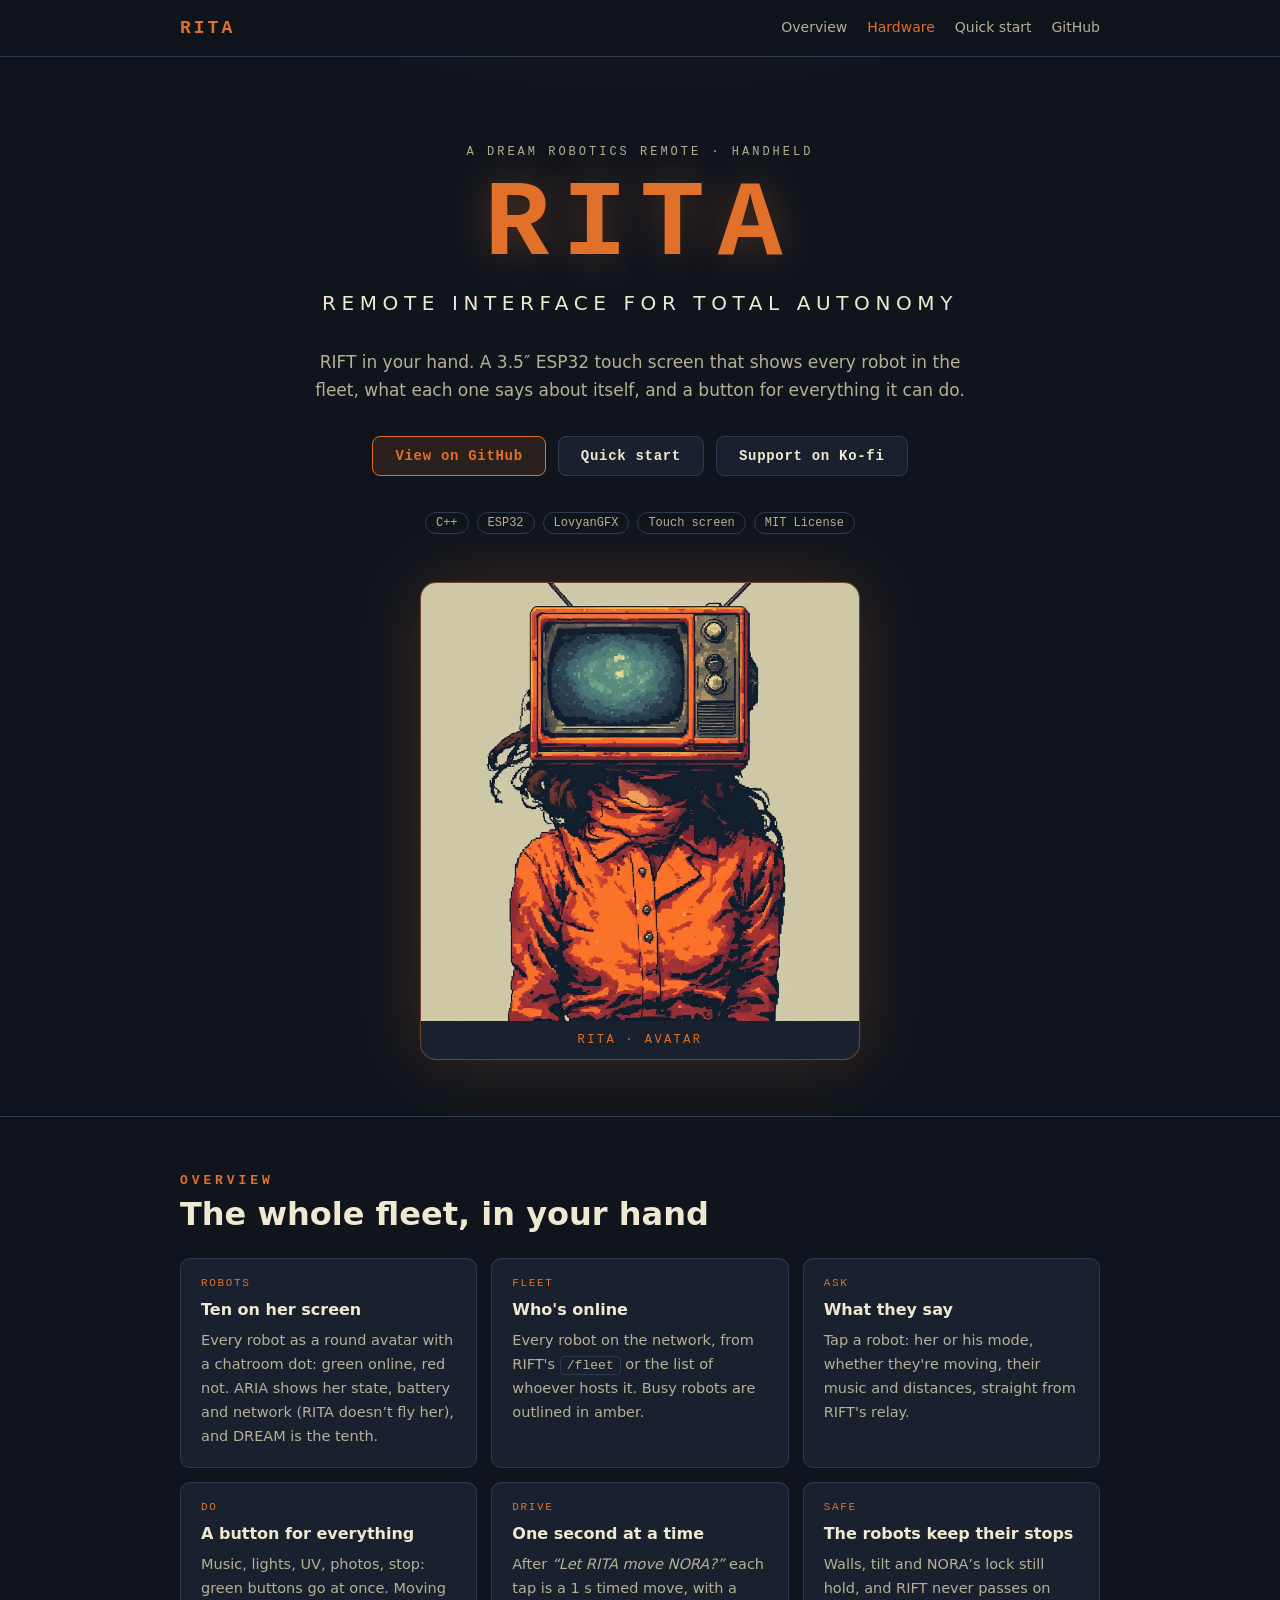
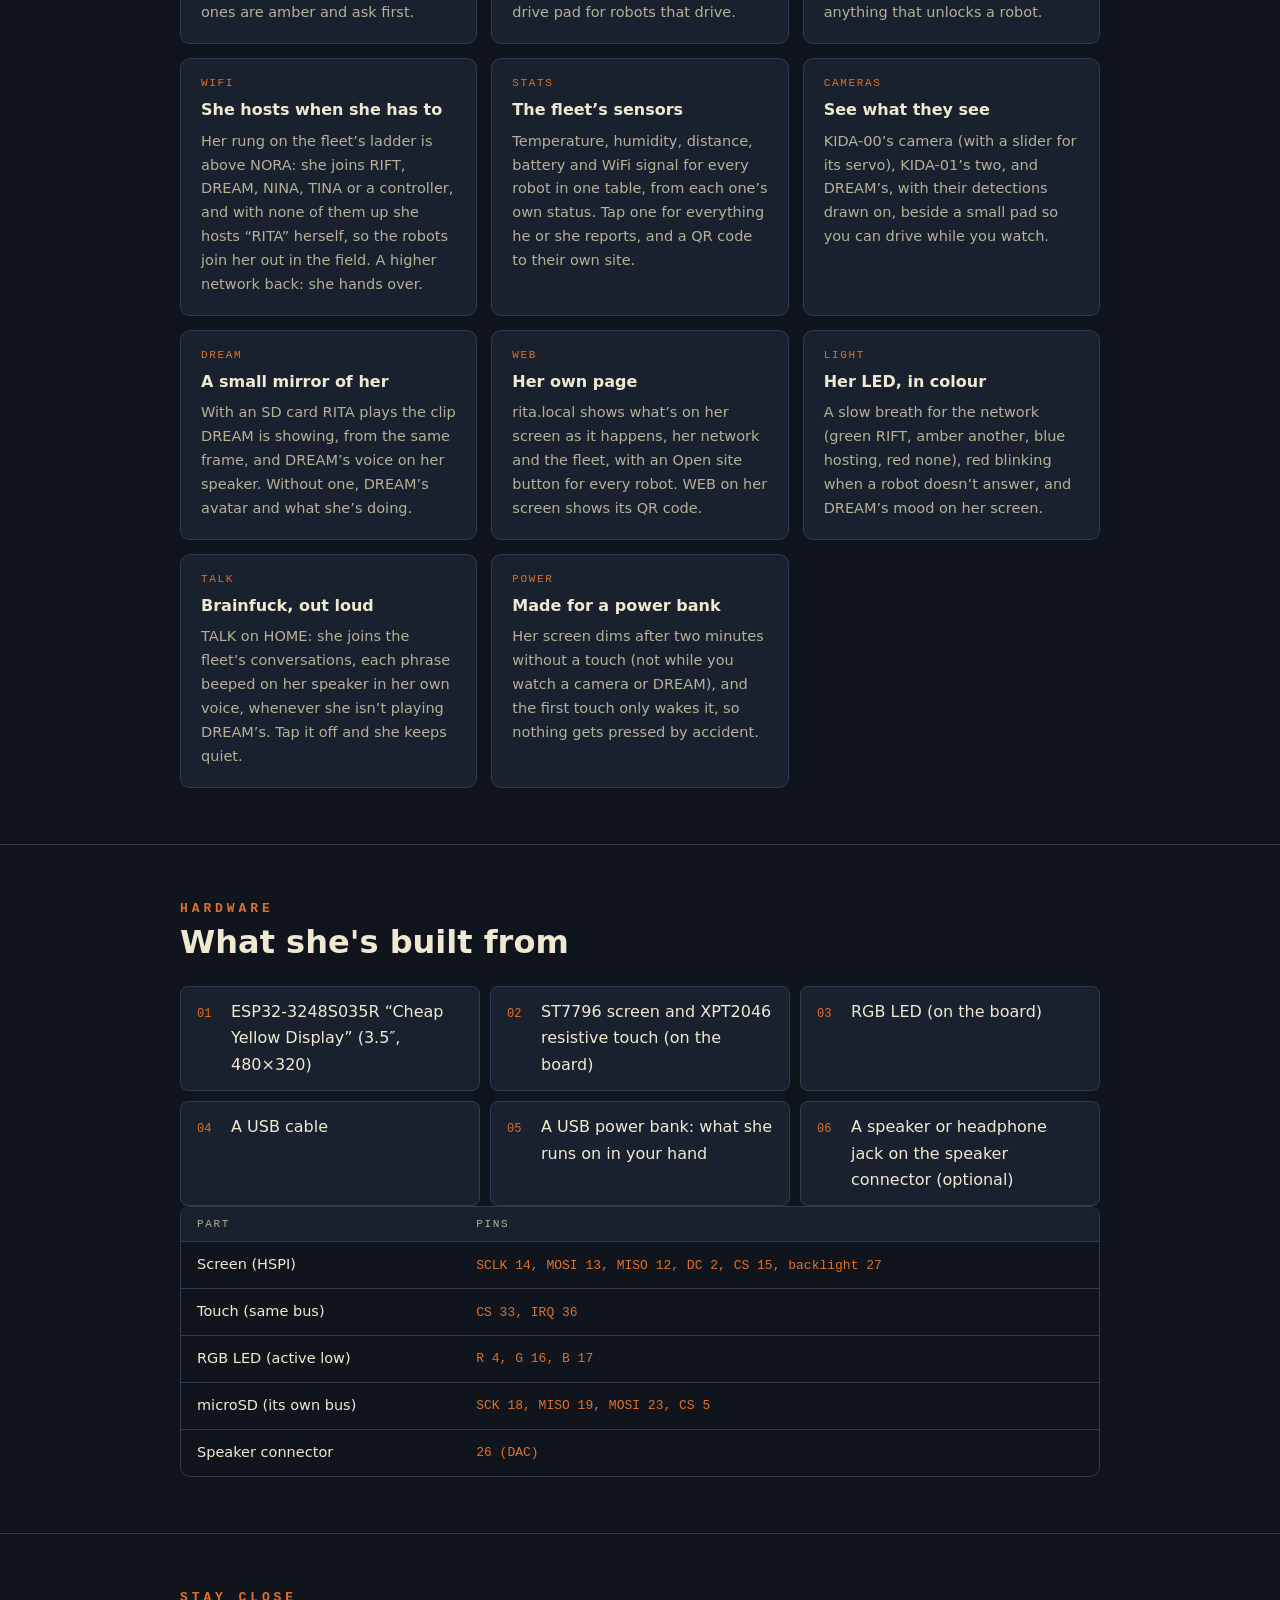
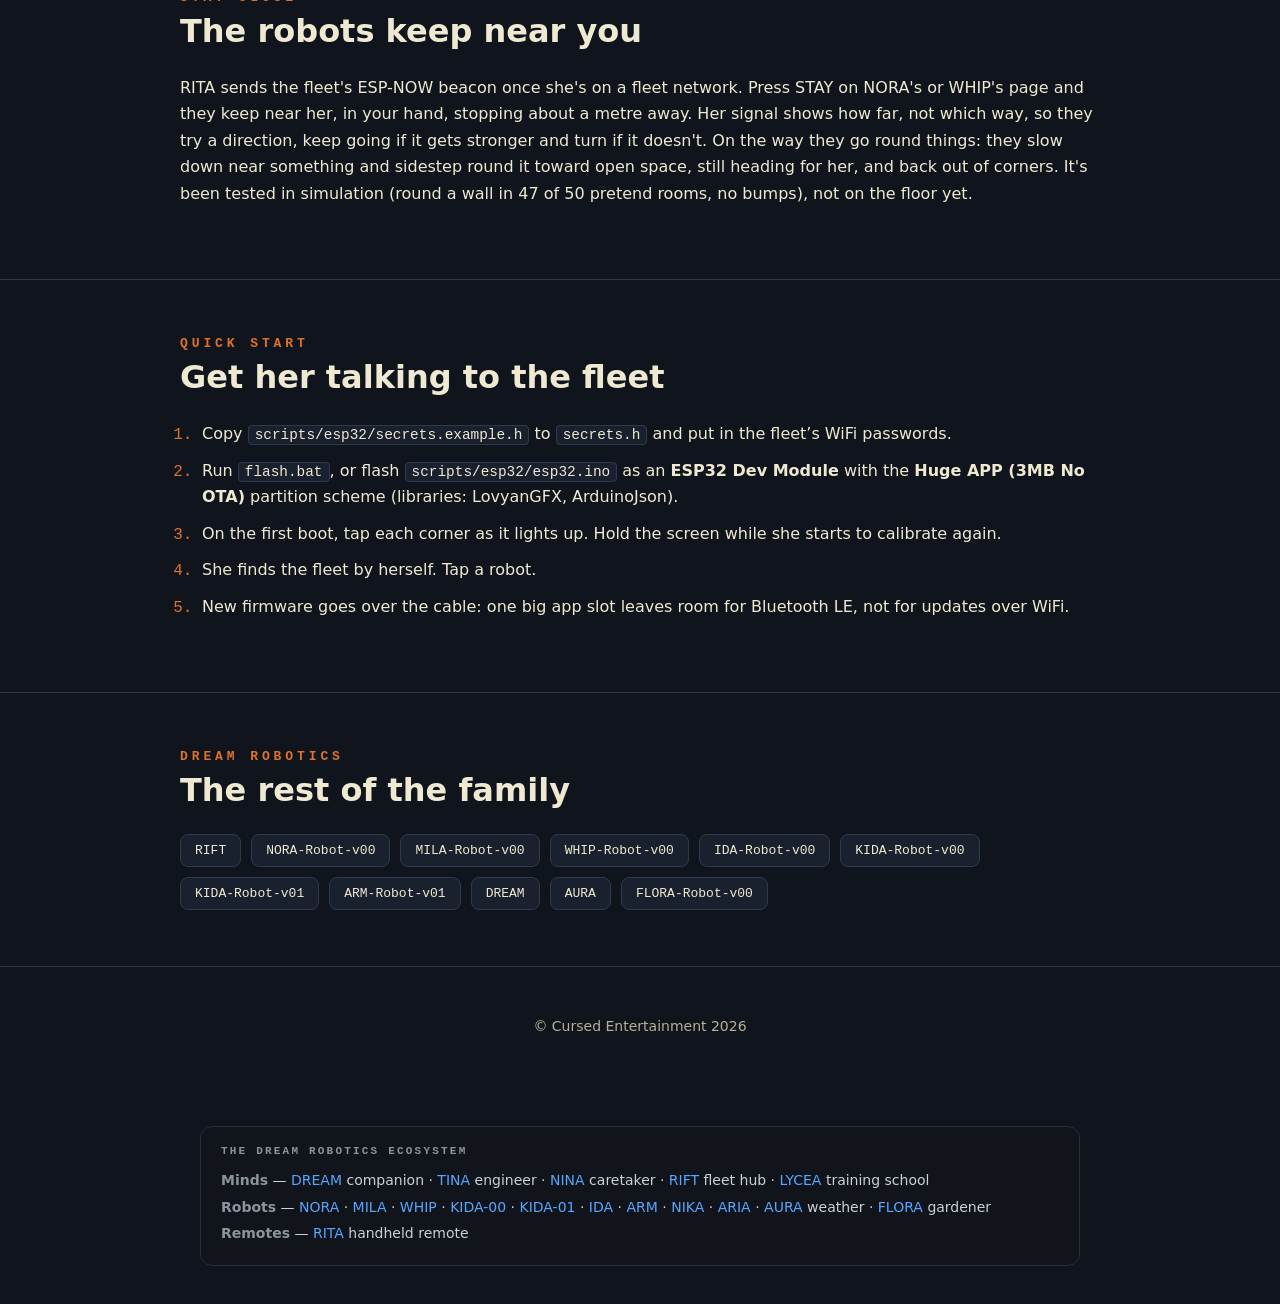
<file: index.html>
<!DOCTYPE html>
<html lang="en">
<head>
<meta charset="utf-8">
<meta name="viewport" content="width=device-width, initial-scale=1">
<title>RITA — Remote Interface for Total Autonomy</title>
<meta name="description" content="RITA is a 3.5-inch ESP32 touch-screen remote for the DREAM Robotics fleet: every robot online, what each one says, and a button for everything it can do, through RIFT.">
<meta name="color-scheme" content="dark">
<meta property="og:title" content="RITA — Remote Interface for Total Autonomy">
<meta property="og:description" content="RIFT in your hand: a 3.5-inch ESP32 touch-screen remote for the DREAM Robotics fleet.">
<meta property="og:type" content="website">
<meta property="og:image" content="images/rita_avatar.jpg">
<link rel="icon" href="site/favicon.ico" sizes="any">
<link rel="apple-touch-icon" href="site/apple-touch-icon.png">
<link rel="stylesheet" href="site/style.css">
<script src="site/site.js" defer></script>
</head>
<body>

<nav aria-label="Primary">
  <div class="wrap">
    <a class="brand" href="#top">RITA</a>
    <ul>
      <li><a href="#overview">Overview</a></li>
      <li><a href="#hardware">Hardware</a></li>
      <li><a href="#quickstart">Quick start</a></li>
      <li><a href="https://github.com/CursedPrograms/RITA">GitHub</a></li>
    </ul>
  </div>
</nav>

<header class="hero" id="top">
  <div class="wrap">
    <div class="eyebrow">A DREAM Robotics Remote &middot; Handheld</div>
    <h1>RITA</h1>
    <p class="tagline">Remote Interface for Total Autonomy</p>
    <p class="lede">RIFT in your hand. A 3.5&Prime; ESP32 touch screen that shows every robot in the fleet, what each one says about itself, and a button for everything it can do.</p>
    <div class="cta">
      <a class="btn primary" href="https://github.com/CursedPrograms/RITA">View on GitHub</a>
      <a class="btn" href="#quickstart">Quick start</a>
      <a class="btn" href="https://ko-fi.com/cursedentertainment">Support on Ko-fi</a>
    </div>
    <div class="tags" aria-label="Technologies">
      <span class="tag">C++</span>
      <span class="tag">ESP32</span>
      <span class="tag">LovyanGFX</span>
      <span class="tag">Touch screen</span>
      <span class="tag">MIT License</span>
    </div>
    <figure class="avatar">
      <img src="images/rita_avatar.jpg" alt="RITA: a girl in an orange shirt with an old orange TV for a head" width="768" height="768">
      <figcaption>RITA &middot; avatar</figcaption>
    </figure>
  </div>
</header>

<main>
<section id="overview">
  <div class="wrap">
    <h2>Overview</h2>
    <h3 class="title">The whole fleet, in your hand</h3>
    <div class="grid cols-3">
      <div class="card">
        <span class="k">Robots</span>
        <h4>Ten on her screen</h4>
        <p>Every robot as a round avatar with a chatroom dot: green online, red not. ARIA shows her state, battery and network (RITA doesn&rsquo;t fly her), and DREAM is the tenth.</p>
      </div>
      <div class="card">
        <span class="k">Fleet</span>
        <h4>Who's online</h4>
        <p>Every robot on the network, from RIFT's <code>/fleet</code> or the list of whoever hosts it. Busy robots are outlined in amber.</p>
      </div>
      <div class="card">
        <span class="k">Ask</span>
        <h4>What they say</h4>
        <p>Tap a robot: her or his mode, whether they're moving, their music and distances, straight from RIFT's relay.</p>
      </div>
      <div class="card">
        <span class="k">Do</span>
        <h4>A button for everything</h4>
        <p>Music, lights, UV, photos, stop: green buttons go at once. Moving ones are amber and ask first.</p>
      </div>
      <div class="card">
        <span class="k">Drive</span>
        <h4>One second at a time</h4>
        <p>After <em>&ldquo;Let RITA move NORA?&rdquo;</em> each tap is a 1&nbsp;s timed move, with a drive pad for robots that drive.</p>
      </div>
      <div class="card">
        <span class="k">Safe</span>
        <h4>The robots keep their stops</h4>
        <p>Walls, tilt and NORA&rsquo;s lock still hold, and RIFT never passes on anything that unlocks a robot.</p>
      </div>
      <div class="card">
        <span class="k">WiFi</span>
        <h4>She hosts when she has to</h4>
        <p>Her rung on the fleet&rsquo;s ladder is above NORA: she joins RIFT, DREAM, NINA, TINA or a controller, and with none of them up she hosts &ldquo;RITA&rdquo; herself, so the robots join her out in the field. A higher network back: she hands over.</p>
      </div>
      <div class="card">
        <span class="k">Stats</span>
        <h4>The fleet&rsquo;s sensors</h4>
        <p>Temperature, humidity, distance, battery and WiFi signal for every robot in one table, from each one&rsquo;s own status. Tap one for everything he or she reports, and a QR code to their own site.</p>
      </div>
      <div class="card">
        <span class="k">Cameras</span>
        <h4>See what they see</h4>
        <p>KIDA-00&rsquo;s camera (with a slider for its servo), KIDA-01&rsquo;s two, and DREAM&rsquo;s, with their detections drawn on, beside a small pad so you can drive while you watch.</p>
      </div>
      <div class="card">
        <span class="k">DREAM</span>
        <h4>A small mirror of her</h4>
        <p>With an SD card RITA plays the clip DREAM is showing, from the same frame, and DREAM&rsquo;s voice on her speaker. Without one, DREAM&rsquo;s avatar and what she&rsquo;s doing.</p>
      </div>
      <div class="card">
        <span class="k">Web</span>
        <h4>Her own page</h4>
        <p>rita.local shows what&rsquo;s on her screen as it happens, her network and the fleet, with an Open site button for every robot. WEB on her screen shows its QR code.</p>
      </div>
      <div class="card">
        <span class="k">Light</span>
        <h4>Her LED, in colour</h4>
        <p>A slow breath for the network (green RIFT, amber another, blue hosting, red none), red blinking when a robot doesn&rsquo;t answer, and DREAM&rsquo;s mood on her screen.</p>
      </div>
      <div class="card">
        <span class="k">Talk</span>
        <h4>Brainfuck, out loud</h4>
        <p>TALK on HOME: she joins the fleet&rsquo;s conversations, each phrase beeped on her speaker in her own voice, whenever she isn&rsquo;t playing DREAM&rsquo;s. Tap it off and she keeps quiet.</p>
      </div>
      <div class="card">
        <span class="k">Power</span>
        <h4>Made for a power bank</h4>
        <p>Her screen dims after two minutes without a touch (not while you watch a camera or DREAM), and the first touch only wakes it, so nothing gets pressed by accident.</p>
      </div>
    </div>
  </div>
</section>

<section id="hardware">
  <div class="wrap">
    <h2>Hardware</h2>
    <h3 class="title">What she's built from</h3>
    <ol class="parts">
      <li><span class="n">01</span> ESP32-3248S035R &ldquo;Cheap Yellow Display&rdquo; (3.5&Prime;, 480&times;320)</li>
      <li><span class="n">02</span> ST7796 screen and XPT2046 resistive touch (on the board)</li>
      <li><span class="n">03</span> RGB LED (on the board)</li>
      <li><span class="n">04</span> A USB cable</li>
      <li><span class="n">05</span> A USB power bank: what she runs on in your hand</li>
      <li><span class="n">06</span> A speaker or headphone jack on the speaker connector (optional)</li>
    </ol>
    <div class="table-wrap">
      <table>
        <thead><tr><th>Part</th><th>Pins</th></tr></thead>
        <tbody>
          <tr><td>Screen (HSPI)</td><td class="mono">SCLK 14, MOSI 13, MISO 12, DC 2, CS 15, backlight 27</td></tr>
          <tr><td>Touch (same bus)</td><td class="mono">CS 33, IRQ 36</td></tr>
          <tr><td>RGB LED (active low)</td><td class="mono">R 4, G 16, B 17</td></tr>
          <tr><td>microSD (its own bus)</td><td class="mono">SCK 18, MISO 19, MOSI 23, CS 5</td></tr>
          <tr><td>Speaker connector</td><td class="mono">26 (DAC)</td></tr>
        </tbody>
      </table>
    </div>
  </div>
</section>

<section id="stay">
  <div class="wrap">
    <h2>Stay close</h2>
    <h3 class="title">The robots keep near you</h3>
    <p>RITA sends the fleet's ESP-NOW beacon once she's on a fleet network. Press STAY on NORA's or WHIP's page and they keep near her, in your hand, stopping about a metre away. Her signal shows how far, not which way, so they try a direction, keep going if it gets stronger and turn if it doesn't. On the way they go round things: they slow down near something and sidestep round it toward open space, still heading for her, and back out of corners. It's been tested in simulation (round a wall in 47 of 50 pretend rooms, no bumps), not on the floor yet.</p>
  </div>
</section>

<section id="quickstart">
  <div class="wrap">
    <h2>Quick start</h2>
    <h3 class="title">Get her talking to the fleet</h3>
    <ol class="steps">
      <li>Copy <code>scripts/esp32/secrets.example.h</code> to <code>secrets.h</code> and put in the fleet&rsquo;s WiFi passwords.</li>
      <li>Run <code>flash.bat</code>, or flash <code>scripts/esp32/esp32.ino</code> as an <b>ESP32 Dev Module</b> with the <b>Huge APP (3MB No OTA)</b> partition scheme (libraries: LovyanGFX, ArduinoJson).</li>
      <li>On the first boot, tap each corner as it lights up. Hold the screen while she starts to calibrate again.</li>
      <li>She finds the fleet by herself. Tap a robot.</li>
      <li>New firmware goes over the cable: one big app slot leaves room for Bluetooth LE, not for updates over WiFi.</li>
    </ol>
  </div>
</section>

<section id="related">
  <div class="wrap">
    <h2>DREAM Robotics</h2>
    <h3 class="title">The rest of the family</h3>
    <div class="related">
      <a href="https://github.com/CursedPrograms/RIFT">RIFT</a>
      <a href="https://github.com/CursedPrograms/NORA-Robot-v00">NORA-Robot-v00</a>
      <a href="https://github.com/CursedPrograms/MILA-Robot-v00">MILA-Robot-v00</a>
      <a href="https://github.com/CursedPrograms/WHIP-Robot-v00">WHIP-Robot-v00</a>
      <a href="https://github.com/CursedPrograms/IDA-Robot-v00">IDA-Robot-v00</a>
      <a href="https://github.com/CursedPrograms/KIDA-Robot-v00">KIDA-Robot-v00</a>
      <a href="https://github.com/CursedPrograms/KIDA-Robot-v01">KIDA-Robot-v01</a>
      <a href="https://github.com/CursedPrograms/ARM-Robot-v01">ARM-Robot-v01</a>
      <a href="https://github.com/CursedPrograms/DREAM">DREAM</a>
      <a href="https://github.com/CursedPrograms/AURA">AURA</a>
      <a href="https://github.com/CursedPrograms/FLORA-Robot-v00">FLORA-Robot-v00</a>
    </div>
  </div>
</section>

</main>

<footer id="site-footer">&copy; Cursed Entertainment 2026</footer>
<script src="https://cursedprograms.github.io/RIFT/site/footer.js"></script>

<!-- DREAM-ECOSYSTEM:START -->
<section class="eco">
  <div class="eco-title">The DREAM Robotics ecosystem</div>
  <div><strong>Minds</strong> — <a href="https://cursedprograms.github.io/DREAM/">DREAM</a> companion · <a href="https://cursedprograms.github.io/TINA/">TINA</a> engineer · <a href="https://cursedprograms.github.io/NINA/">NINA</a> caretaker · <a href="https://cursedprograms.github.io/RIFT/">RIFT</a> fleet hub · <a href="https://github.com/CursedPrograms/LYCEA">LYCEA</a> training school</div>
  <div><strong>Robots</strong> — <a href="https://cursedprograms.github.io/NORA-Robot-v00/">NORA</a> · <a href="https://cursedprograms.github.io/MILA-Robot-v00/">MILA</a> · <a href="https://cursedprograms.github.io/WHIP-Robot-v00/">WHIP</a> · <a href="https://cursedprograms.github.io/KIDA-Robot-v00/">KIDA-00</a> · <a href="https://cursedprograms.github.io/KIDA-Robot-v01/">KIDA-01</a> · <a href="https://cursedprograms.github.io/IDA-Robot-v00/">IDA</a> · <a href="https://cursedprograms.github.io/ARM-Robot-v01/">ARM</a> · <a href="https://cursedprograms.github.io/NIKA-Robot-v00/">NIKA</a> · <a href="https://cursedprograms.github.io/ARIA-Robot-v00/">ARIA</a> · <a href="https://cursedprograms.github.io/AURA/">AURA</a> weather · <a href="https://cursedprograms.github.io/FLORA-Robot-v00/">FLORA</a> gardener</div>
  <div><strong>Remotes</strong> — <a href="https://cursedprograms.github.io/RITA/">RITA</a> handheld remote</div>
</section>
<!-- DREAM-ECOSYSTEM:END -->
</body>
</html>
</file>
<file: site/style.css>
/* DREAM Robotics site stylesheet. Colours come from colour_scheme.xml
   (regenerate the site after editing it); layout is shared by every robot. */
:root {
  --bg: #10151D;
  --panel: #19212E;
  --border: #2E3B4E;
  --accent: #E0702A;
  --accent2: #4FB0A5;
  --green: #4FB0A5;
  --text: #EFE9D2;
  --sub: #B6B097;
  --glow: 224, 112, 42;
  --glow2: 79, 176, 165;
  --mono: ui-monospace, "Cascadia Code", Consolas, "SF Mono", Menlo, monospace;
  --sans: system-ui, -apple-system, "Segoe UI", Roboto, sans-serif;
}
* { box-sizing: border-box; }
html { scroll-behavior: smooth; }
body {
  margin: 0;
  background: var(--bg);
  color: var(--text);
  font: 16px/1.65 var(--sans);
  -webkit-font-smoothing: antialiased;
}
a { color: var(--accent); text-decoration: none; }
a:hover { text-decoration: underline; }
a:focus-visible, .btn:focus-visible { outline: 2px solid var(--accent); outline-offset: 3px; border-radius: 4px; }
code, pre, .mono { font-family: var(--mono); }
.wrap { max-width: 960px; margin: 0 auto; padding: 0 20px; }

/* nav */
nav {
  position: sticky; top: 0; z-index: 10;
  background: rgba(16, 21, 29, .85);
  backdrop-filter: blur(8px);
  border-bottom: 1px solid var(--border);
}
nav .wrap { display: flex; align-items: center; justify-content: space-between; height: 56px; gap: 16px; }
nav .brand { font: 700 18px var(--mono); letter-spacing: 3px; color: var(--accent); }
nav ul { display: flex; gap: 20px; list-style: none; margin: 0; padding: 0; font-size: 14px; }
nav ul a { color: var(--sub); }
nav ul a:hover { color: var(--text); text-decoration: none; }
@media (max-width: 640px) { nav ul li:not(:last-child) { display: none; } }

/* hero */
header.hero { padding: 88px 0 56px; text-align: center; position: relative; overflow: hidden; }
header.hero::before {
  content: ""; position: absolute; inset: -40% 0 auto 0; height: 520px; z-index: -1;
  background: radial-gradient(ellipse at 50% 30%, rgba(var(--glow), .16), transparent 60%),
              radial-gradient(ellipse at 75% 20%, rgba(var(--glow2), .13), transparent 55%);
}
.eyebrow { font: 12px var(--mono); letter-spacing: 3px; color: var(--sub); text-transform: uppercase; }
h1 {
  margin: 12px 0 8px;
  font: 800 clamp(56px, 12vw, 108px)/1 var(--mono);
  letter-spacing: .12em;
  color: var(--accent);
  text-shadow: 0 0 40px rgba(var(--glow), .35);
}
.tagline { font-size: clamp(15px, 2.6vw, 20px); color: var(--text); letter-spacing: .28em; text-transform: uppercase; margin: 0 0 28px; }
.lede { max-width: 660px; margin: 0 auto 32px; color: var(--sub); font-size: 17px; }
.cta { display: flex; flex-wrap: wrap; gap: 12px; justify-content: center; }
.btn {
  display: inline-block; padding: 11px 22px; border-radius: 8px;
  border: 1px solid var(--border); background: var(--panel); color: var(--text);
  font: 600 14px var(--mono); letter-spacing: .05em; transition: border-color .15s, background .15s;
}
.btn:hover { border-color: var(--accent); text-decoration: none; }
.btn.primary { background: rgba(var(--glow), .12); border-color: var(--accent); color: var(--accent); }
.tags { display: flex; flex-wrap: wrap; gap: 8px; justify-content: center; margin-top: 36px; }
.tag { font: 12px var(--mono); color: var(--sub); border: 1px solid var(--border); padding: 3px 10px; border-radius: 999px; }

/* photos */
.photos { display: grid; grid-template-columns: repeat(auto-fit, minmax(200px, 1fr)); gap: 14px; margin-top: 48px; }
.avatar { margin: 48px auto 0; max-width: 440px; background: var(--panel); border: 1px solid rgba(var(--glow), .45); border-radius: 16px; overflow: hidden; box-shadow: 0 0 70px rgba(var(--glow), .22); }
.avatar.wide { max-width: 620px; }
.avatar img { display: block; width: 100%; height: auto; }
.avatar figcaption { font: 12px var(--mono); letter-spacing: .2em; text-transform: uppercase; color: var(--accent); padding: 12px 16px; }
.photos.single { grid-template-columns: minmax(0, 380px); justify-content: center; }
.screens { display: grid; gap: 14px; grid-template-columns: repeat(auto-fill, minmax(300px, 1fr)); align-items: start; }
.screens .shot { margin: 0; }
.dot { display: inline-block; width: 10px; height: 10px; border-radius: 50%; margin-right: 8px; vertical-align: middle; }
.yes { color: var(--green); }
.no { color: #7C7A68; }
nav ul a.active { color: var(--accent); }
.spaced { margin-top: 16px; }
.shot.narrow { max-width: 320px; }
.dot.red { background: #e5484d; }
.dot.green { background: #46a758; }
.dot.yellow { background: #f5d90a; }
.dot.blue { background: #3e63dd; }

/* error pages (404 / 500) */
.error { padding: 88px 0 72px; text-align: center; position: relative; overflow: hidden; }
.error::before {
  content: ""; position: absolute; inset: -30% 0 auto 0; height: 520px; z-index: -1;
  background: radial-gradient(ellipse at 50% 30%, rgba(var(--glow), .16), transparent 60%);
}
.error .face { display: block; width: 168px; height: 168px; margin: 0 auto 28px; border-radius: 50%; object-fit: cover;
  border: 2px solid rgba(var(--glow), .55); box-shadow: 0 0 60px rgba(var(--glow), .25); }
.error .code { font: 800 clamp(88px, 20vw, 168px)/1 var(--mono); letter-spacing: .08em; color: var(--accent);
  text-shadow: 0 0 40px rgba(var(--glow), .35); margin: 0 auto 12px; max-width: none; text-align: center; text-indent: .08em; }
.error h1 { font-size: clamp(22px, 4vw, 30px); letter-spacing: normal; text-shadow: none; color: var(--text); margin: 0 0 12px; font-family: var(--sans); font-weight: 700; }
.error p { color: var(--sub); max-width: 520px; margin: 0 auto 28px; }
.error code { word-break: break-all; }
.photos figure { margin: 0; background: var(--panel); border: 1px solid var(--border); border-radius: 12px; overflow: hidden; }
.photos img { display: block; width: 100%; height: auto; aspect-ratio: 1; object-fit: cover; }
.photos figcaption { font: 12px var(--mono); letter-spacing: .15em; text-transform: uppercase; color: var(--sub); padding: 10px 14px; }
.shot { margin: 24px 0 0; background: var(--panel); border: 1px solid var(--border); border-radius: 12px; overflow: hidden; }
.shot img { display: block; width: 100%; height: auto; }
.shot figcaption { font: 12px var(--mono); letter-spacing: .15em; text-transform: uppercase; color: var(--sub); padding: 10px 14px; }

/* sections */
section { padding: 56px 0; border-top: 1px solid var(--border); }
h2 { margin: 0 0 6px; font: 700 13px var(--mono); letter-spacing: .3em; text-transform: uppercase; color: var(--accent); }
h3.title { margin: 0 0 24px; font-size: clamp(24px, 4vw, 32px); line-height: 1.25; }
h3.sub { margin: 40px 0 16px; font-size: 22px; line-height: 1.25; }
p { margin: 0 0 16px; }
.muted { color: var(--sub); }

.grid { display: grid; gap: 14px; }
.grid.cols-3 { grid-template-columns: repeat(auto-fill, minmax(260px, 1fr)); }
.grid.cols-2 { grid-template-columns: repeat(auto-fill, minmax(300px, 1fr)); }
.card { background: var(--panel); border: 1px solid var(--border); border-radius: 10px; padding: 18px 20px; }
.card h4 { margin: 0 0 6px; font-size: 16px; }
.card p { margin: 0; color: var(--sub); font-size: 14.5px; }
.card .k { font: 11px var(--mono); letter-spacing: .15em; color: var(--accent); text-transform: uppercase; margin-bottom: 8px; display: block; }

/* hardware list */
.parts { list-style: none; margin: 0; padding: 0; display: grid; gap: 10px; grid-template-columns: repeat(auto-fill, minmax(260px, 1fr)); }
.parts li {
  background: var(--panel); border: 1px solid var(--border); border-radius: 8px;
  padding: 12px 16px; display: flex; align-items: baseline; gap: 12px;
}
.parts .n { font: 12px var(--mono); color: var(--accent); min-width: 22px; }

/* modes */
.mode { border-left: 3px solid var(--accent); }
.mode:nth-child(2) { border-left-color: var(--accent2); }
.mode:nth-child(3) { border-left-color: var(--green); }
.mode:nth-child(4) { border-left-color: var(--sub); }
kbd {
  font: 12px var(--mono); background: var(--bg); border: 1px solid var(--border);
  border-bottom-width: 2px; border-radius: 5px; padding: 1px 6px; color: var(--text);
}

/* code */
pre {
  background: var(--panel); border: 1px solid var(--border); border-radius: 10px;
  padding: 16px 18px; overflow-x: auto; font-size: 13.5px; line-height: 1.6; margin: 0 0 16px;
}
pre .c { color: #7C7A68; }
pre .p { color: var(--accent); user-select: none; }
:not(pre) > code { background: var(--panel); border: 1px solid var(--border); border-radius: 4px; padding: 1px 6px; font-size: .9em; }

/* steps */
ol.steps { margin: 0 0 16px; padding-left: 22px; }
ol.steps li { margin-bottom: 10px; }
ol.steps li::marker { color: var(--accent); font-family: var(--mono); }

/* callout */
.note { background: rgba(var(--glow), .07); border: 1px solid rgba(var(--glow), .35); border-radius: 10px; padding: 14px 18px; margin: 16px 0 0; font-size: 14.5px; }
.note strong { color: var(--accent); }

/* table */
.table-wrap { overflow-x: auto; border: 1px solid var(--border); border-radius: 10px; }
table { border-collapse: collapse; width: 100%; font-size: 14.5px; }
th, td { text-align: left; padding: 11px 16px; border-bottom: 1px solid var(--border); }
th { font: 11px var(--mono); letter-spacing: .15em; text-transform: uppercase; color: var(--sub); background: var(--panel); white-space: nowrap; }
tr:last-child td { border-bottom: 0; }
td.mono { color: var(--accent); font-size: 13px; white-space: nowrap; }

/* related */
.related { display: flex; flex-wrap: wrap; gap: 10px; }
.related a { font: 13px var(--mono); border: 1px solid var(--border); background: var(--panel); border-radius: 8px; padding: 8px 14px; color: var(--text); }
.related a:hover { border-color: var(--accent); text-decoration: none; }

/* footer */
footer { border-top: 1px solid var(--border); padding: 48px 0 56px; text-align: center; color: var(--sub); font-size: 14px; }
footer .logos { display: flex; flex-wrap: wrap; align-items: center; justify-content: center; gap: 28px; margin: 24px 0; }
footer .logos img { display: block; height: auto; max-width: 100%; }
footer .links { display: flex; flex-wrap: wrap; gap: 8px 22px; justify-content: center; margin-bottom: 8px; }

@media (prefers-reduced-motion: reduce) { html { scroll-behavior: auto; } .btn { transition: none; } }

/* The DREAM Robotics ecosystem links (the DREAM-ECOSYSTEM block at the end of index.html) */
section.eco { max-width: 880px; margin: 32px auto; padding: 18px 20px; border: 1px solid #2a2f3a; border-radius: 12px;
  background: #11141a; color: #c9d1d9; font-family: system-ui, Segoe UI, sans-serif; font-size: 14px; line-height: 1.9; }
section.eco .eco-title { font: 600 11px ui-monospace, Consolas, monospace; letter-spacing: .2em; text-transform: uppercase;
  color: #8b949e; margin-bottom: 10px; }
section.eco strong { color: #8b949e; }
section.eco a { color: #58a6ff; text-decoration: none; }
</file>
